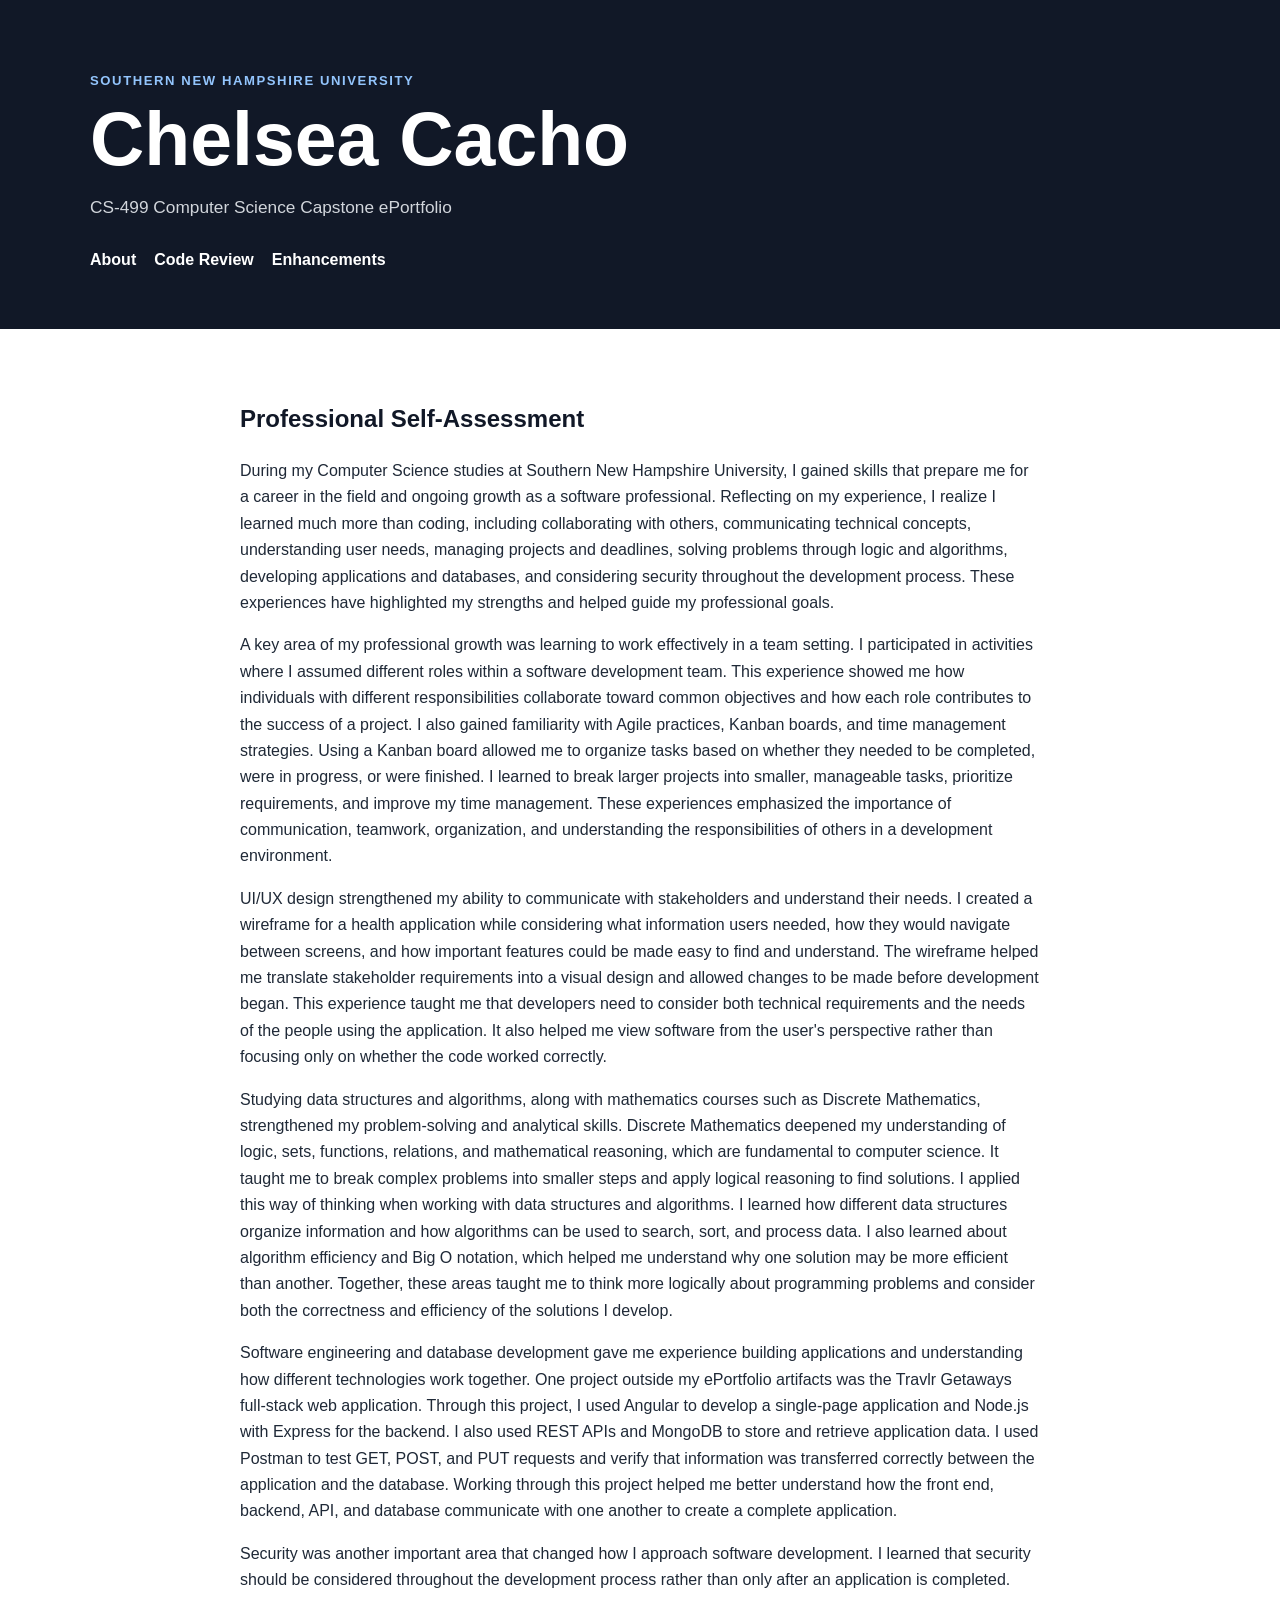
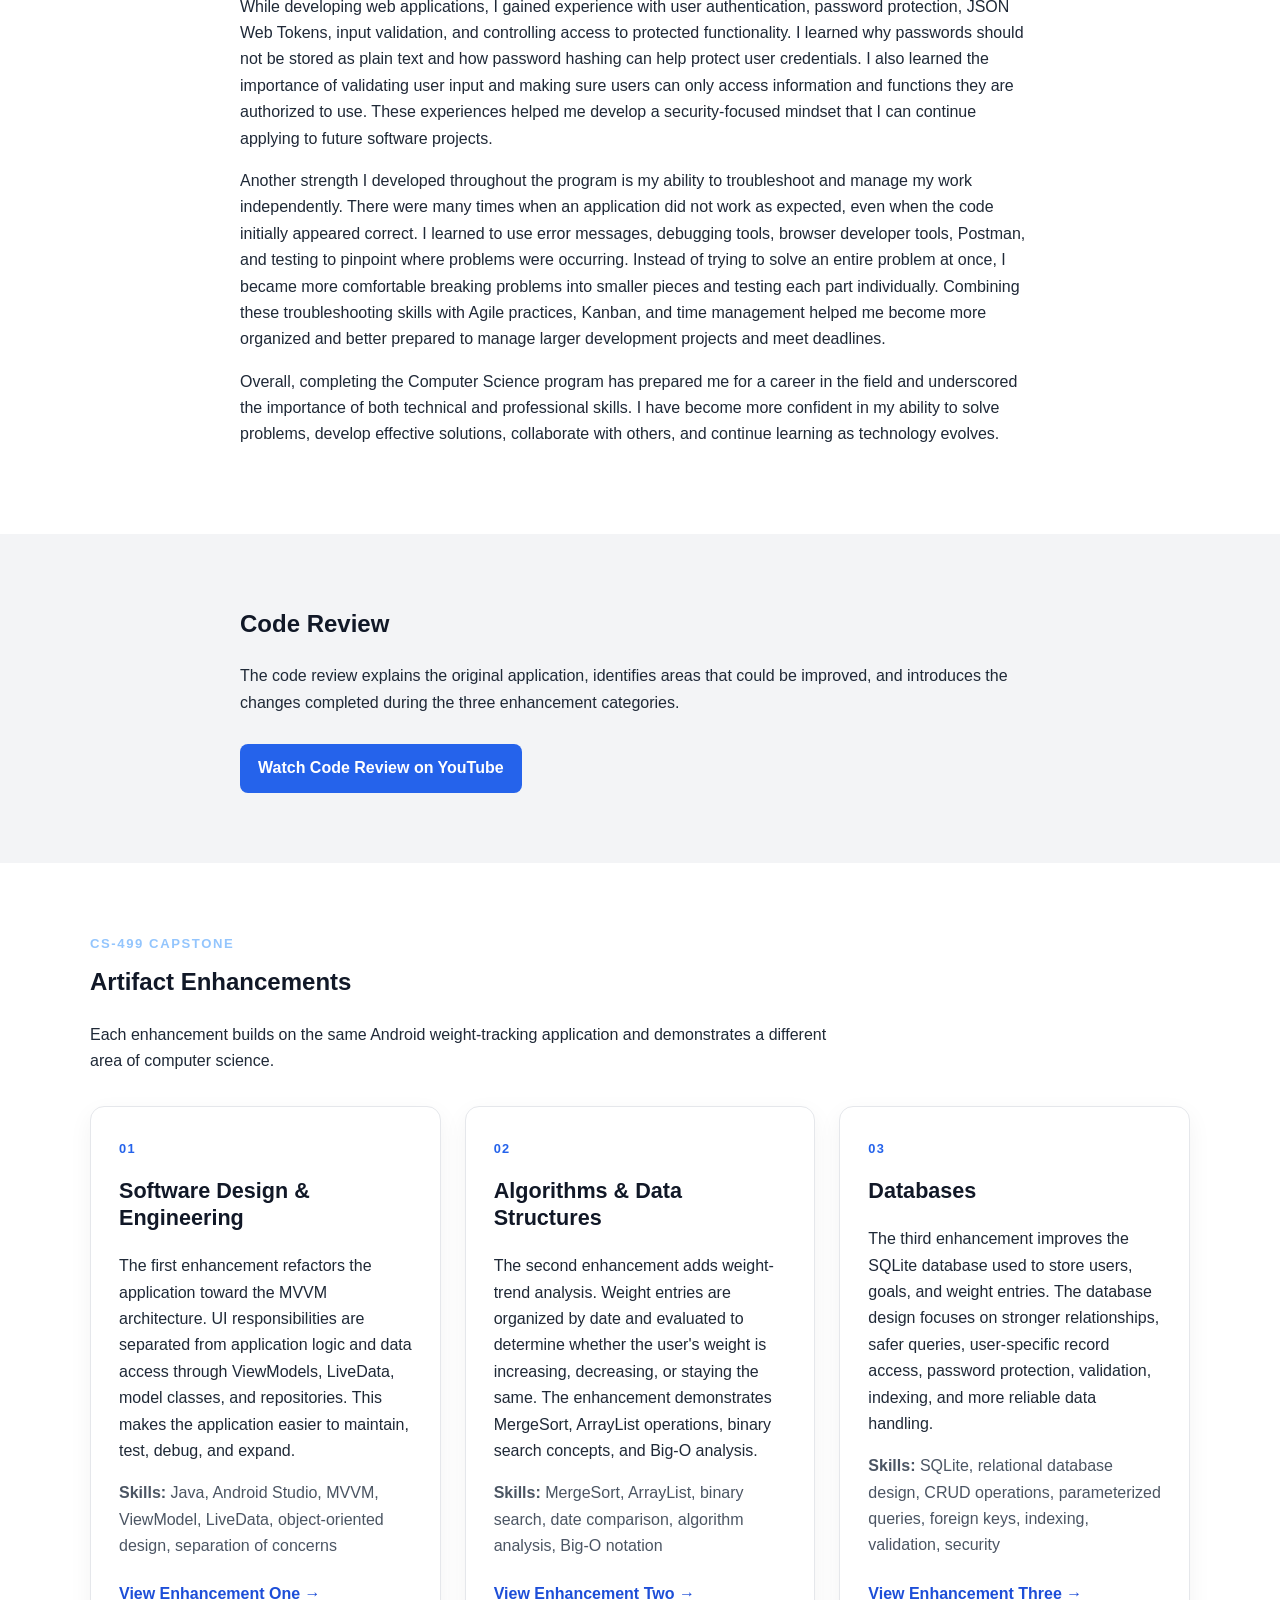
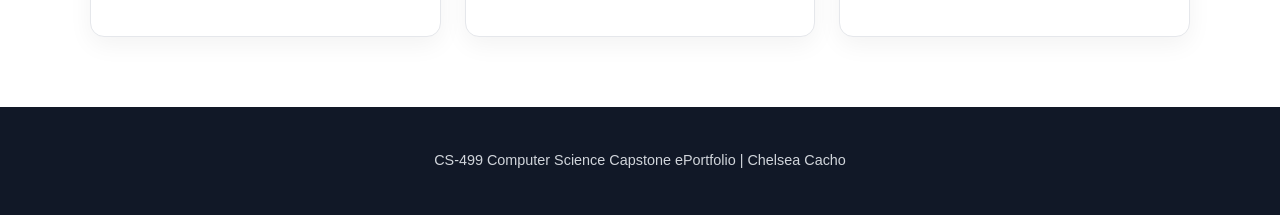
<file: index.html>
<!DOCTYPE html>
<html lang="en">
<head>
  <meta charset="UTF-8">
  <meta name="viewport" content="width=device-width, initial-scale=1.0">
  <title>Chelsea Cacho | CS-499 ePortfolio</title>
  <link rel="stylesheet" href="styles.css">
</head>

<body>

  <header class="site-header">
    <div class="container">
      <p class="eyebrow">Southern New Hampshire University</p>
      <h1>Chelsea Cacho</h1>
      <p class="subtitle">CS-499 Computer Science Capstone ePortfolio</p>

      <nav>
        <a href="#about">About</a>
        <a href="#code-review">Code Review</a>
        <a href="#enhancements">Enhancements</a>
      </nav>
    </div>
  </header>

  <main>

    <!-- Professional Self-Assessment -->
    <section id="about" class="section">
      <div class="container narrow">

        <h2>Professional Self-Assessment</h2>

        <p>
          During my Computer Science studies at Southern New Hampshire University, I gained skills
          that prepare me for a career in the field and ongoing growth as a software professional.
          Reflecting on my experience, I realize I learned much more than coding, including
          collaborating with others, communicating technical concepts, understanding user needs,
          managing projects and deadlines, solving problems through logic and algorithms,
          developing applications and databases, and considering security throughout the
          development process. These experiences have highlighted my strengths and helped guide
          my professional goals.
        </p>

        <p>
          A key area of my professional growth was learning to work effectively in a team setting.
          I participated in activities where I assumed different roles within a software development
          team. This experience showed me how individuals with different responsibilities collaborate
          toward common objectives and how each role contributes to the success of a project. I also
          gained familiarity with Agile practices, Kanban boards, and time management strategies.
          Using a Kanban board allowed me to organize tasks based on whether they needed to be
          completed, were in progress, or were finished. I learned to break larger projects into
          smaller, manageable tasks, prioritize requirements, and improve my time management.
          These experiences emphasized the importance of communication, teamwork, organization,
          and understanding the responsibilities of others in a development environment.
        </p>

        <p>
          UI/UX design strengthened my ability to communicate with stakeholders and understand
          their needs. I created a wireframe for a health application while considering what
          information users needed, how they would navigate between screens, and how important
          features could be made easy to find and understand. The wireframe helped me translate
          stakeholder requirements into a visual design and allowed changes to be made before
          development began. This experience taught me that developers need to consider both
          technical requirements and the needs of the people using the application. It also helped
          me view software from the user's perspective rather than focusing only on whether the
          code worked correctly.
        </p>

        <p>
          Studying data structures and algorithms, along with mathematics courses such as Discrete
          Mathematics, strengthened my problem-solving and analytical skills. Discrete Mathematics
          deepened my understanding of logic, sets, functions, relations, and mathematical reasoning,
          which are fundamental to computer science. It taught me to break complex problems into
          smaller steps and apply logical reasoning to find solutions. I applied this way of thinking
          when working with data structures and algorithms. I learned how different data structures
          organize information and how algorithms can be used to search, sort, and process data.
          I also learned about algorithm efficiency and Big O notation, which helped me understand
          why one solution may be more efficient than another. Together, these areas taught me to
          think more logically about programming problems and consider both the correctness and
          efficiency of the solutions I develop.
        </p>

        <p>
          Software engineering and database development gave me experience building applications
          and understanding how different technologies work together. One project outside my
          ePortfolio artifacts was the Travlr Getaways full-stack web application. Through this
          project, I used Angular to develop a single-page application and Node.js with Express
          for the backend. I also used REST APIs and MongoDB to store and retrieve application
          data. I used Postman to test GET, POST, and PUT requests and verify that information
          was transferred correctly between the application and the database. Working through
          this project helped me better understand how the front end, backend, API, and database
          communicate with one another to create a complete application.
        </p>

        <p>
          Security was another important area that changed how I approach software development.
          I learned that security should be considered throughout the development process rather
          than only after an application is completed. While developing web applications, I gained
          experience with user authentication, password protection, JSON Web Tokens, input
          validation, and controlling access to protected functionality. I learned why passwords
          should not be stored as plain text and how password hashing can help protect user
          credentials. I also learned the importance of validating user input and making sure users
          can only access information and functions they are authorized to use. These experiences
          helped me develop a security-focused mindset that I can continue applying to future
          software projects.
        </p>

        <p>
          Another strength I developed throughout the program is my ability to troubleshoot and
          manage my work independently. There were many times when an application did not work
          as expected, even when the code initially appeared correct. I learned to use error
          messages, debugging tools, browser developer tools, Postman, and testing to pinpoint
          where problems were occurring. Instead of trying to solve an entire problem at once,
          I became more comfortable breaking problems into smaller pieces and testing each part
          individually. Combining these troubleshooting skills with Agile practices, Kanban, and
          time management helped me become more organized and better prepared to manage larger
          development projects and meet deadlines.
        </p>

        <p>
          Overall, completing the Computer Science program has prepared me for a career in the
          field and underscored the importance of both technical and professional skills. I have
          become more confident in my ability to solve problems, develop effective solutions,
          collaborate with others, and continue learning as technology evolves.
        </p>

      </div>
    </section>


    <!-- Code Review -->
    <section id="code-review" class="section alt">
      <div class="container narrow">

        <h2>Code Review</h2>

        <p>
          The code review explains the original application, identifies areas that could be improved,
          and introduces the changes completed during the three enhancement categories.
        </p>

        <a
          class="button"
          href="https://youtu.be/tvvnsO894_s"
          target="_blank"
          rel="noopener noreferrer">
          Watch Code Review on YouTube
        </a>

      </div>
    </section>


    <!-- Artifact Enhancements -->
    <section id="enhancements" class="section">
      <div class="container">

        <div class="section-heading">
          <p class="eyebrow">CS-499 Capstone</p>

          <h2>Artifact Enhancements</h2>

          <p>
            Each enhancement builds on the same Android weight-tracking application and demonstrates
            a different area of computer science.
          </p>
        </div>


        <div class="cards">

          <!-- Enhancement One -->
          <article class="card">

            <span class="number">01</span>

            <h3>Software Design &amp; Engineering</h3>

            <p>
              The first enhancement refactors the application toward the MVVM architecture.
              UI responsibilities are separated from application logic and data access through
              ViewModels, LiveData, model classes, and repositories. This makes the application
              easier to maintain, test, debug, and expand.
            </p>

            <p class="skills">
              <strong>Skills:</strong>
              Java, Android Studio, MVVM, ViewModel, LiveData,
              object-oriented design, separation of concerns
            </p>

            <a class="text-link" href="enhancement-one.html">
              View Enhancement One →
            </a>

          </article>


          <!-- Enhancement Two -->
          <article class="card">

            <span class="number">02</span>

            <h3>Algorithms &amp; Data Structures</h3>

            <p>
              The second enhancement adds weight-trend analysis. Weight entries are organized by
              date and evaluated to determine whether the user's weight is increasing, decreasing,
              or staying the same. The enhancement demonstrates MergeSort, ArrayList operations,
              binary search concepts, and Big-O analysis.
            </p>

            <p class="skills">
              <strong>Skills:</strong>
              MergeSort, ArrayList, binary search, date comparison,
              algorithm analysis, Big-O notation
            </p>

            <a class="text-link" href="enhancement-two.html">
              View Enhancement Two →
            </a>

          </article>


          <!-- Enhancement Three -->
          <article class="card">

            <span class="number">03</span>

            <h3>Databases</h3>

            <p>
              The third enhancement improves the SQLite database used to store users, goals,
              and weight entries. The database design focuses on stronger relationships,
              safer queries, user-specific record access, password protection, validation,
              indexing, and more reliable data handling.
            </p>

            <p class="skills">
              <strong>Skills:</strong>
              SQLite, relational database design, CRUD operations,
              parameterized queries, foreign keys, indexing, validation, security
            </p>

            <a class="text-link" href="enhancement-three.html">
              View Enhancement Three →
            </a>

          </article>

        </div>
      </div>
    </section>

  </main>


  <!-- Footer -->
  <footer>
    <div class="container">
      <p>CS-499 Computer Science Capstone ePortfolio | Chelsea Cacho</p>
    </div>
  </footer>

</body>
</html>
</file>
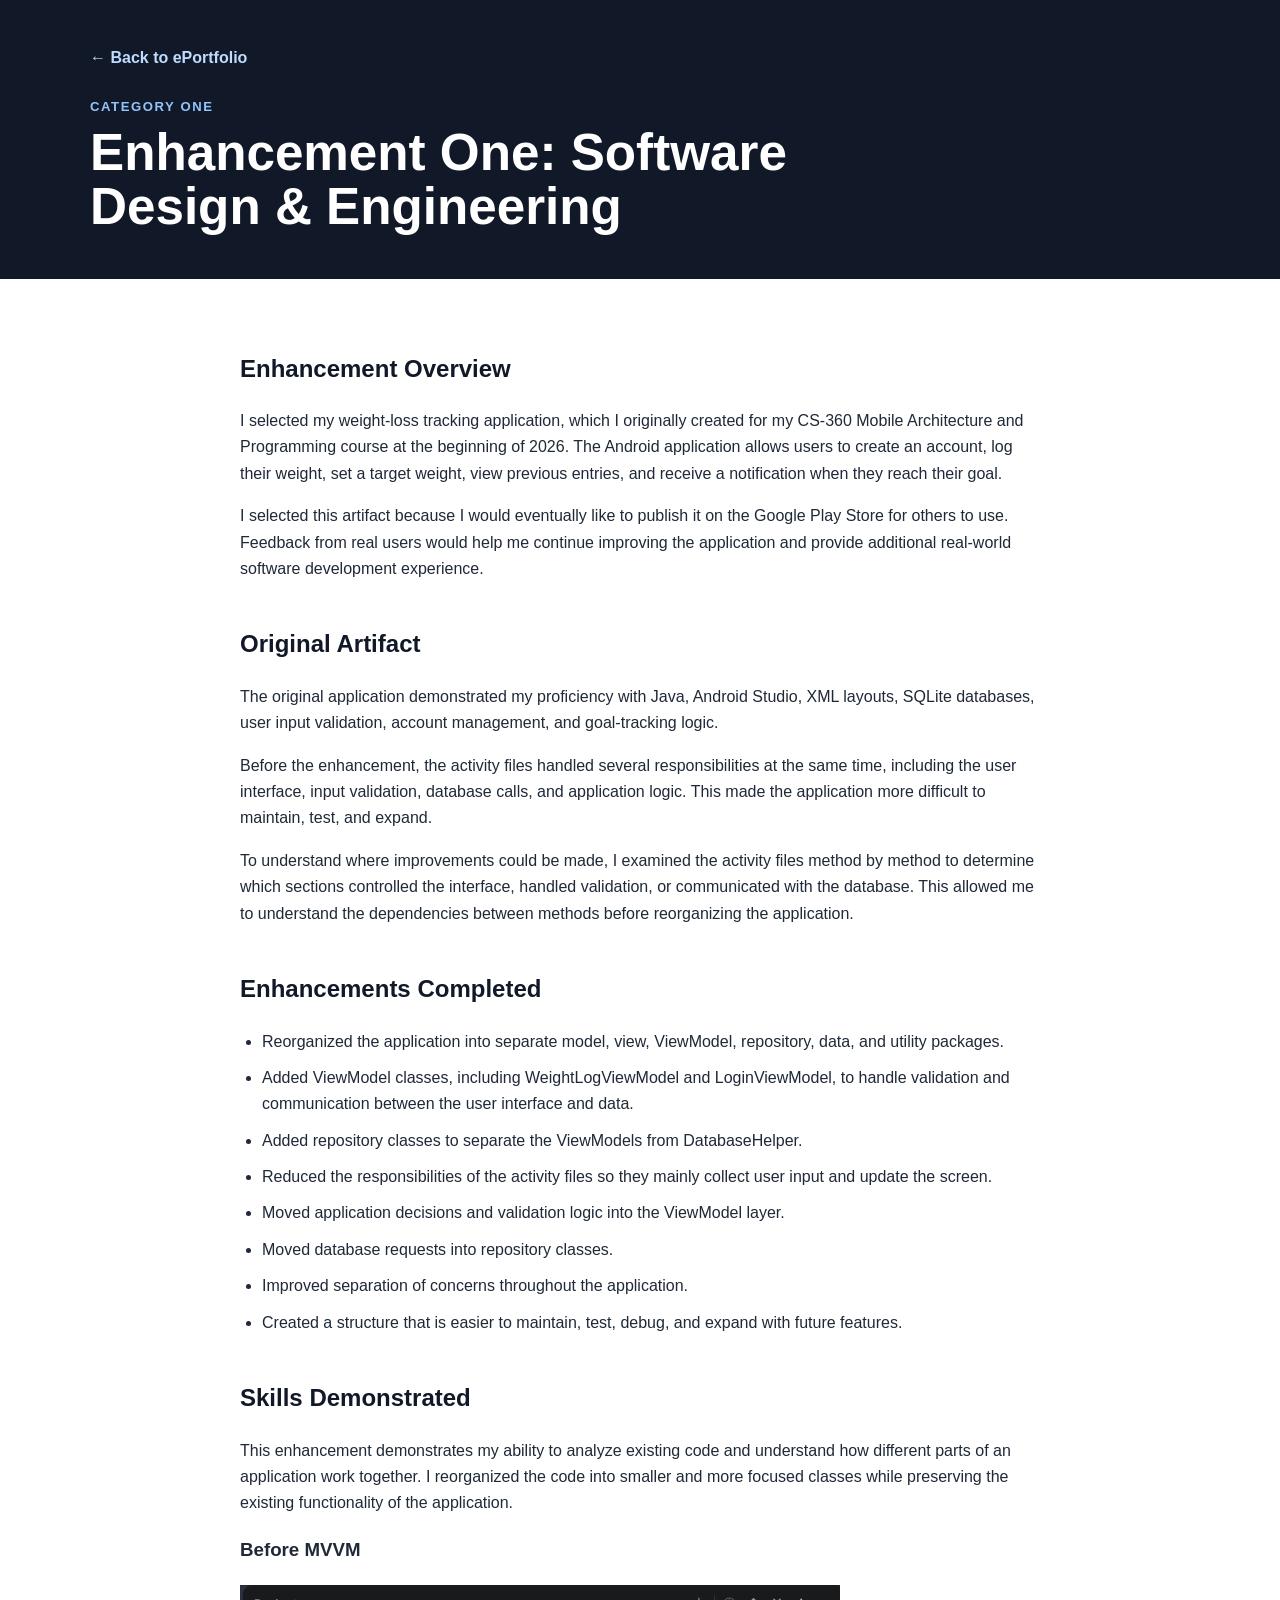
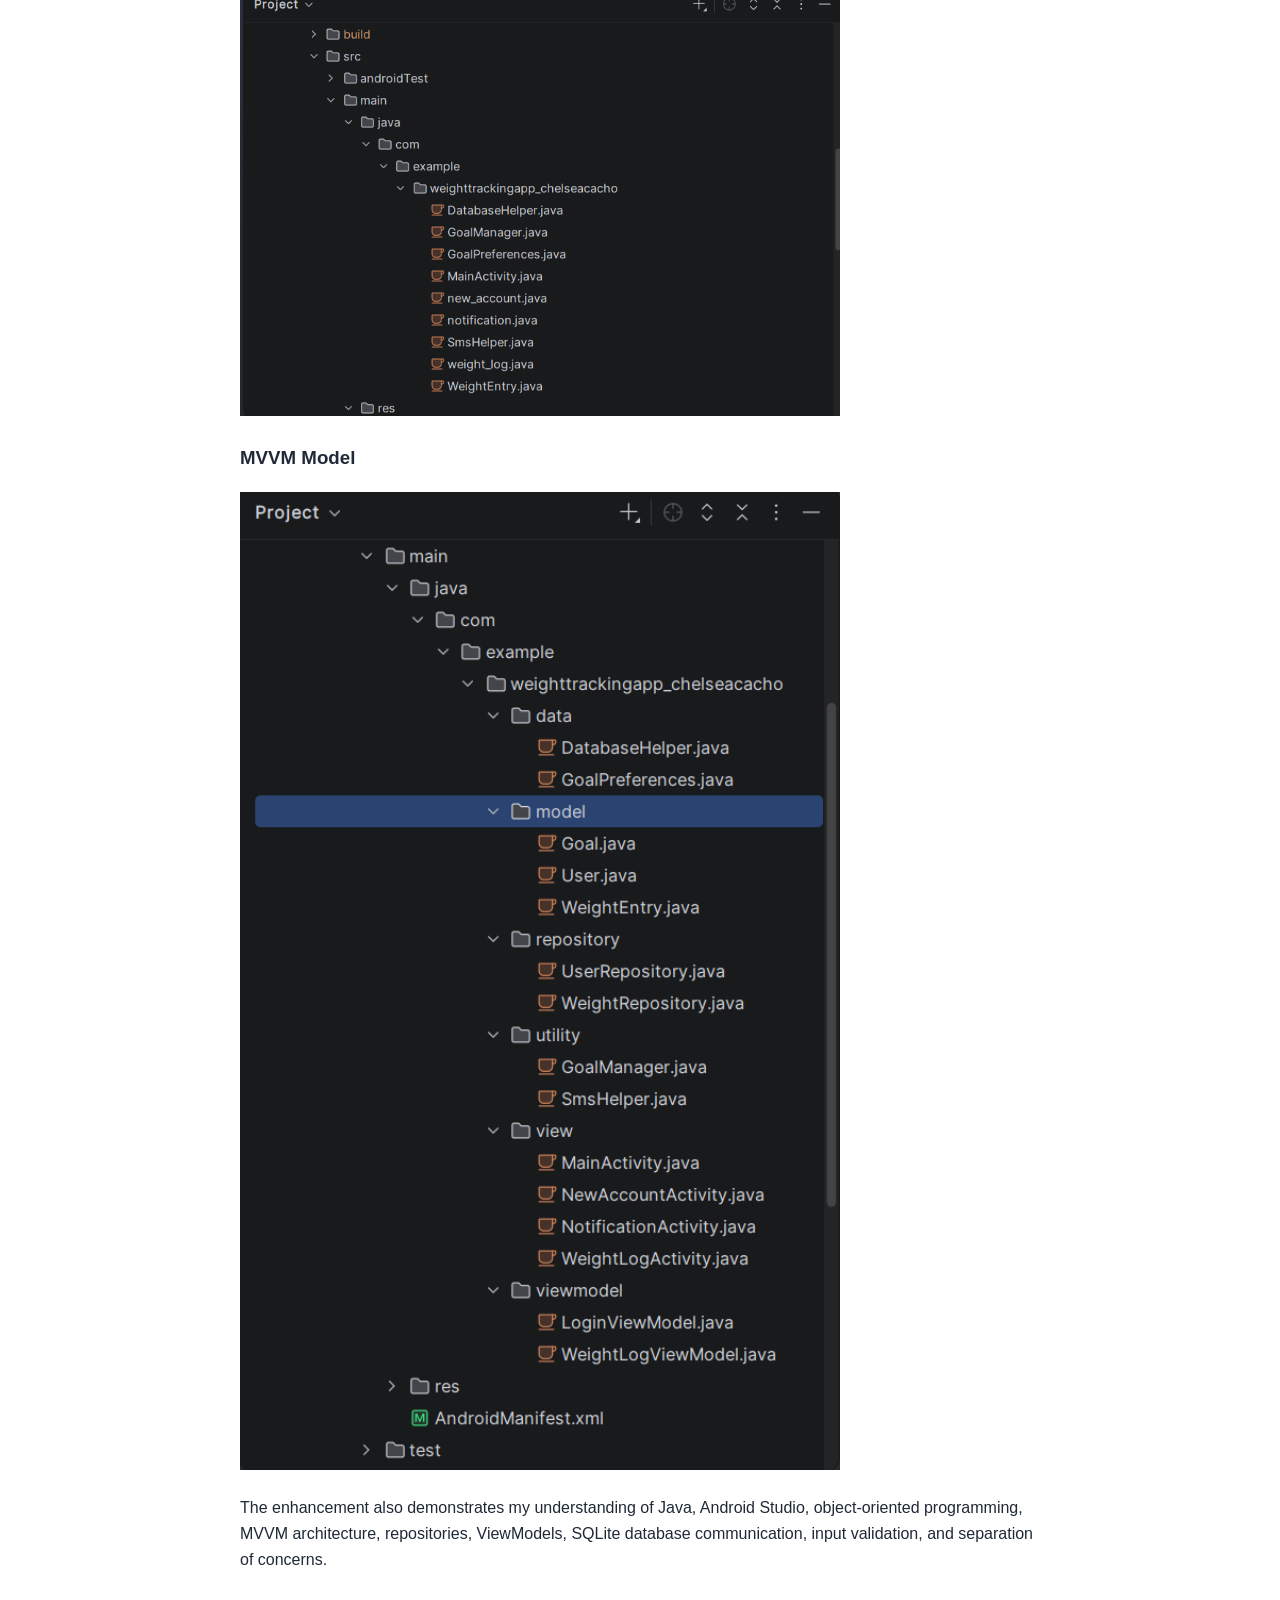
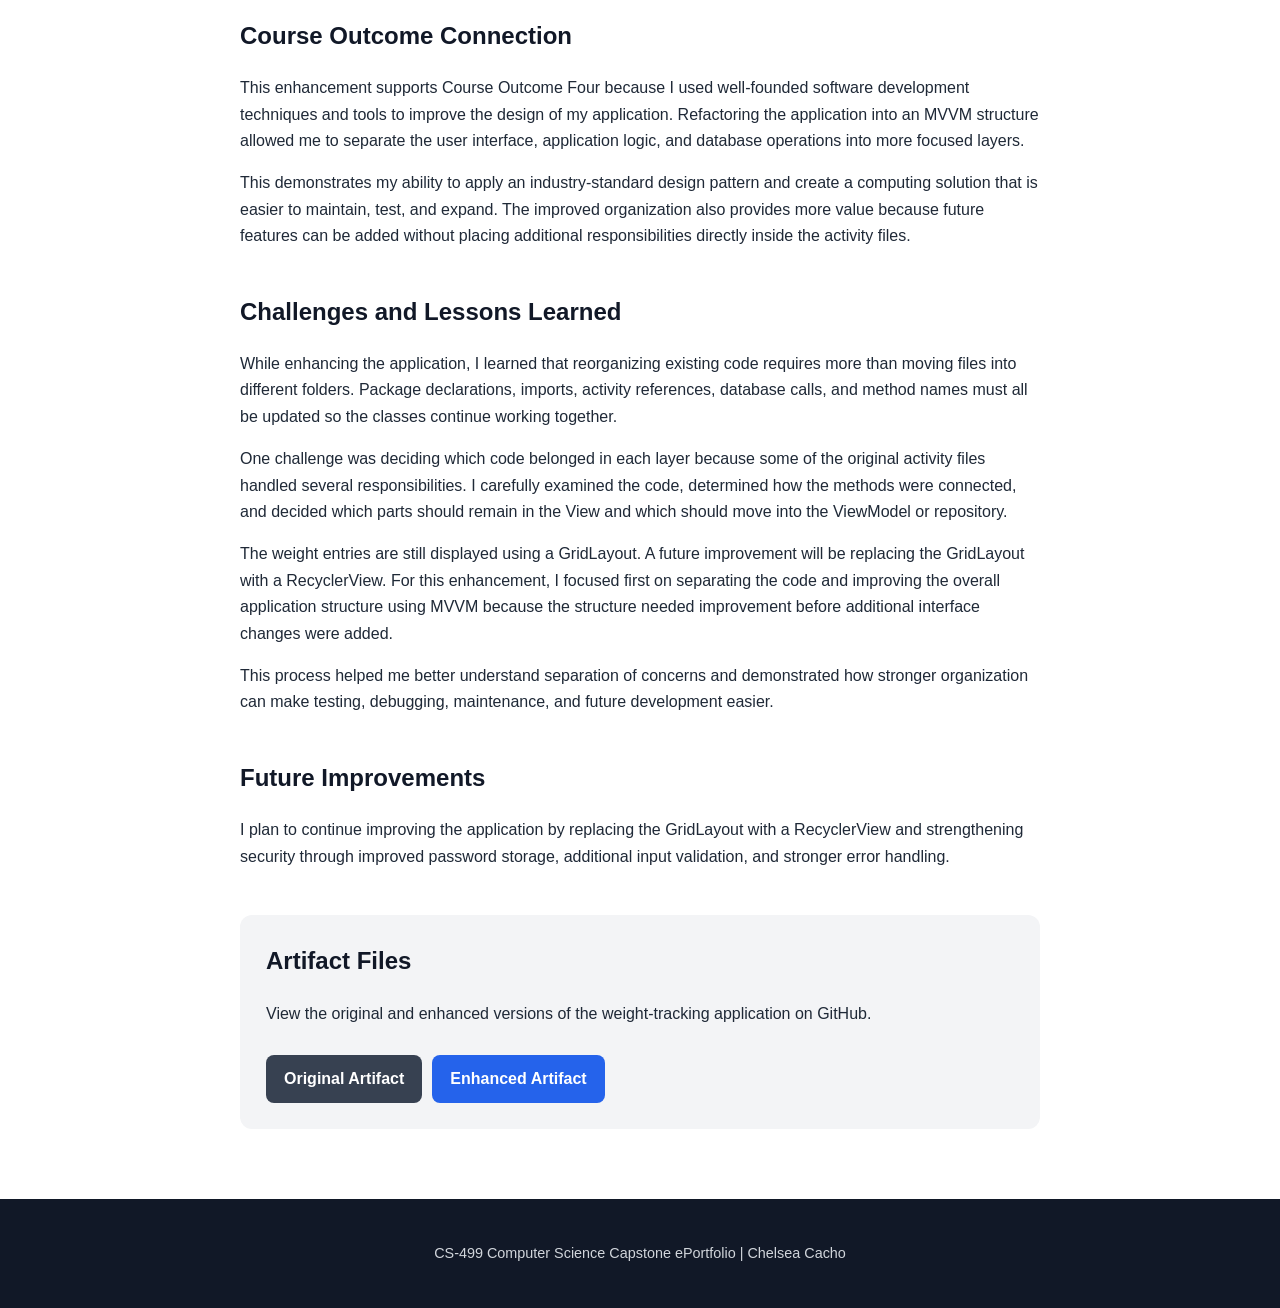
<file: enhancement-one.html>
<!DOCTYPE html>
<html lang="en">
<head>
  <meta charset="UTF-8">
  <meta name="viewport" content="width=device-width, initial-scale=1.0">
  <title>Enhancement One: Software Design & Engineering | Chelsea Cacho</title>
  <link rel="stylesheet" href="styles.css">
</head>

<body>

  <header class="site-header compact">
    <div class="container">
      <a class="back-link" href="index.html">← Back to ePortfolio</a>
      <p class="eyebrow">Category One</p>
      <h1>Enhancement One: Software Design & Engineering</h1>
    </div>
  </header>

  <main>
    <section class="section">
      <div class="container narrow">

        <h2>Enhancement Overview</h2>

        <p>
          I selected my weight-loss tracking application, which I originally created for my
          CS-360 Mobile Architecture and Programming course at the beginning of 2026.
          The Android application allows users to create an account, log their weight,
          set a target weight, view previous entries, and receive a notification when
          they reach their goal.
        </p>

        <p>
          I selected this artifact because I would eventually like to publish it on the
          Google Play Store for others to use. Feedback from real users would help me
          continue improving the application and provide additional real-world software
          development experience.
        </p>

        <h2>Original Artifact</h2>

        <p>
          The original application demonstrated my proficiency with Java, Android Studio,
          XML layouts, SQLite databases, user input validation, account management, and
          goal-tracking logic.
        </p>

        <p>
          Before the enhancement, the activity files handled several responsibilities at
          the same time, including the user interface, input validation, database calls,
          and application logic. This made the application more difficult to maintain,
          test, and expand.
        </p>

        <p>
          To understand where improvements could be made, I examined the activity files
          method by method to determine which sections controlled the interface, handled
          validation, or communicated with the database. This allowed me to understand
          the dependencies between methods before reorganizing the application.
        </p>

        <h2>Enhancements Completed</h2>

        <ul class="enhancement-list">
          <li>
            Reorganized the application into separate model, view, ViewModel,
            repository, data, and utility packages.
          </li>

          <li>
            Added ViewModel classes, including WeightLogViewModel and LoginViewModel,
            to handle validation and communication between the user interface and data.
          </li>

          <li>
            Added repository classes to separate the ViewModels from DatabaseHelper.
          </li>

          <li>
            Reduced the responsibilities of the activity files so they mainly collect
            user input and update the screen.
          </li>

          <li>
            Moved application decisions and validation logic into the ViewModel layer.
          </li>

          <li>
            Moved database requests into repository classes.
          </li>

          <li>
            Improved separation of concerns throughout the application.
          </li>

          <li>
            Created a structure that is easier to maintain, test, debug, and expand
            with future features.
          </li>
        </ul>

        <h2>Skills Demonstrated</h2>

        <p>
          This enhancement demonstrates my ability to analyze existing code and understand
          how different parts of an application work together. I reorganized the code into
          smaller and more focused classes while preserving the existing functionality of
          the application.
        </p>

     <div class="artifact-image">
  <h3>Before MVVM</h3>
  <img
    src="images/tight_coupling.png"
    alt="Weight Tracking App project structure before MVVM refactor"
    style="width: 100%; max-width: 600px; height: auto;"
  >

  <h3>MVVM Model</h3>
  <img
    src="images/mvvm_model.png"
    alt="Weight Tracking App project structure after MVVM refactor"
    style="width: 100%; max-width: 600px; height: auto;"
  >
</div>

        <p>
          The enhancement also demonstrates my understanding of Java, Android Studio,
          object-oriented programming, MVVM architecture, repositories, ViewModels,
          SQLite database communication, input validation, and separation of concerns.
        </p>

        <h2>Course Outcome Connection</h2>

        <p>
          This enhancement supports Course Outcome Four because I used well-founded
          software development techniques and tools to improve the design of my application.
          Refactoring the application into an MVVM structure allowed me to separate the
          user interface, application logic, and database operations into more focused layers.
        </p>

        <p>
          This demonstrates my ability to apply an industry-standard design pattern and
          create a computing solution that is easier to maintain, test, and expand.
          The improved organization also provides more value because future features can
          be added without placing additional responsibilities directly inside the activity files.
        </p>

        <h2>Challenges and Lessons Learned</h2>

        <p>
          While enhancing the application, I learned that reorganizing existing code requires
          more than moving files into different folders. Package declarations, imports,
          activity references, database calls, and method names must all be updated so the
          classes continue working together.
        </p>

        <p>
          One challenge was deciding which code belonged in each layer because some of the
          original activity files handled several responsibilities. I carefully examined the
          code, determined how the methods were connected, and decided which parts should
          remain in the View and which should move into the ViewModel or repository.
        </p>

        <p>
          The weight entries are still displayed using a GridLayout. A future improvement
          will be replacing the GridLayout with a RecyclerView. For this enhancement,
          I focused first on separating the code and improving the overall application
          structure using MVVM because the structure needed improvement before additional
          interface changes were added.
        </p>

        <p>
          This process helped me better understand separation of concerns and demonstrated
          how stronger organization can make testing, debugging, maintenance, and future
          development easier.
        </p>

        <h2>Future Improvements</h2>

        <p>
          I plan to continue improving the application by replacing the GridLayout with a
          RecyclerView and strengthening security through improved password storage,
          additional input validation, and stronger error handling.
        </p>

        <div class="artifact-box">

          <h2>Artifact Files</h2>

          <p>
            View the original and enhanced versions of the weight-tracking application
            on GitHub.
          </p>

          <div class="button-row">

            <a class="button secondary"
               href="https://github.com/ccacho94/ccacho94.github.io/tree/Original-Artifact"
               target="_blank"
               rel="noopener noreferrer">
              Original Artifact
            </a>

            <a class="button"
               href="https://github.com/ccacho94/ccacho94.github.io/tree/enhancement-one"
               target="_blank"
               rel="noopener noreferrer">
              Enhanced Artifact
            </a>

          </div>

        </div>

      </div>
    </section>
  </main>

  <footer>
    <div class="container">
      <p>CS-499 Computer Science Capstone ePortfolio | Chelsea Cacho</p>
    </div>
  </footer>

</body>
</html>
</file>
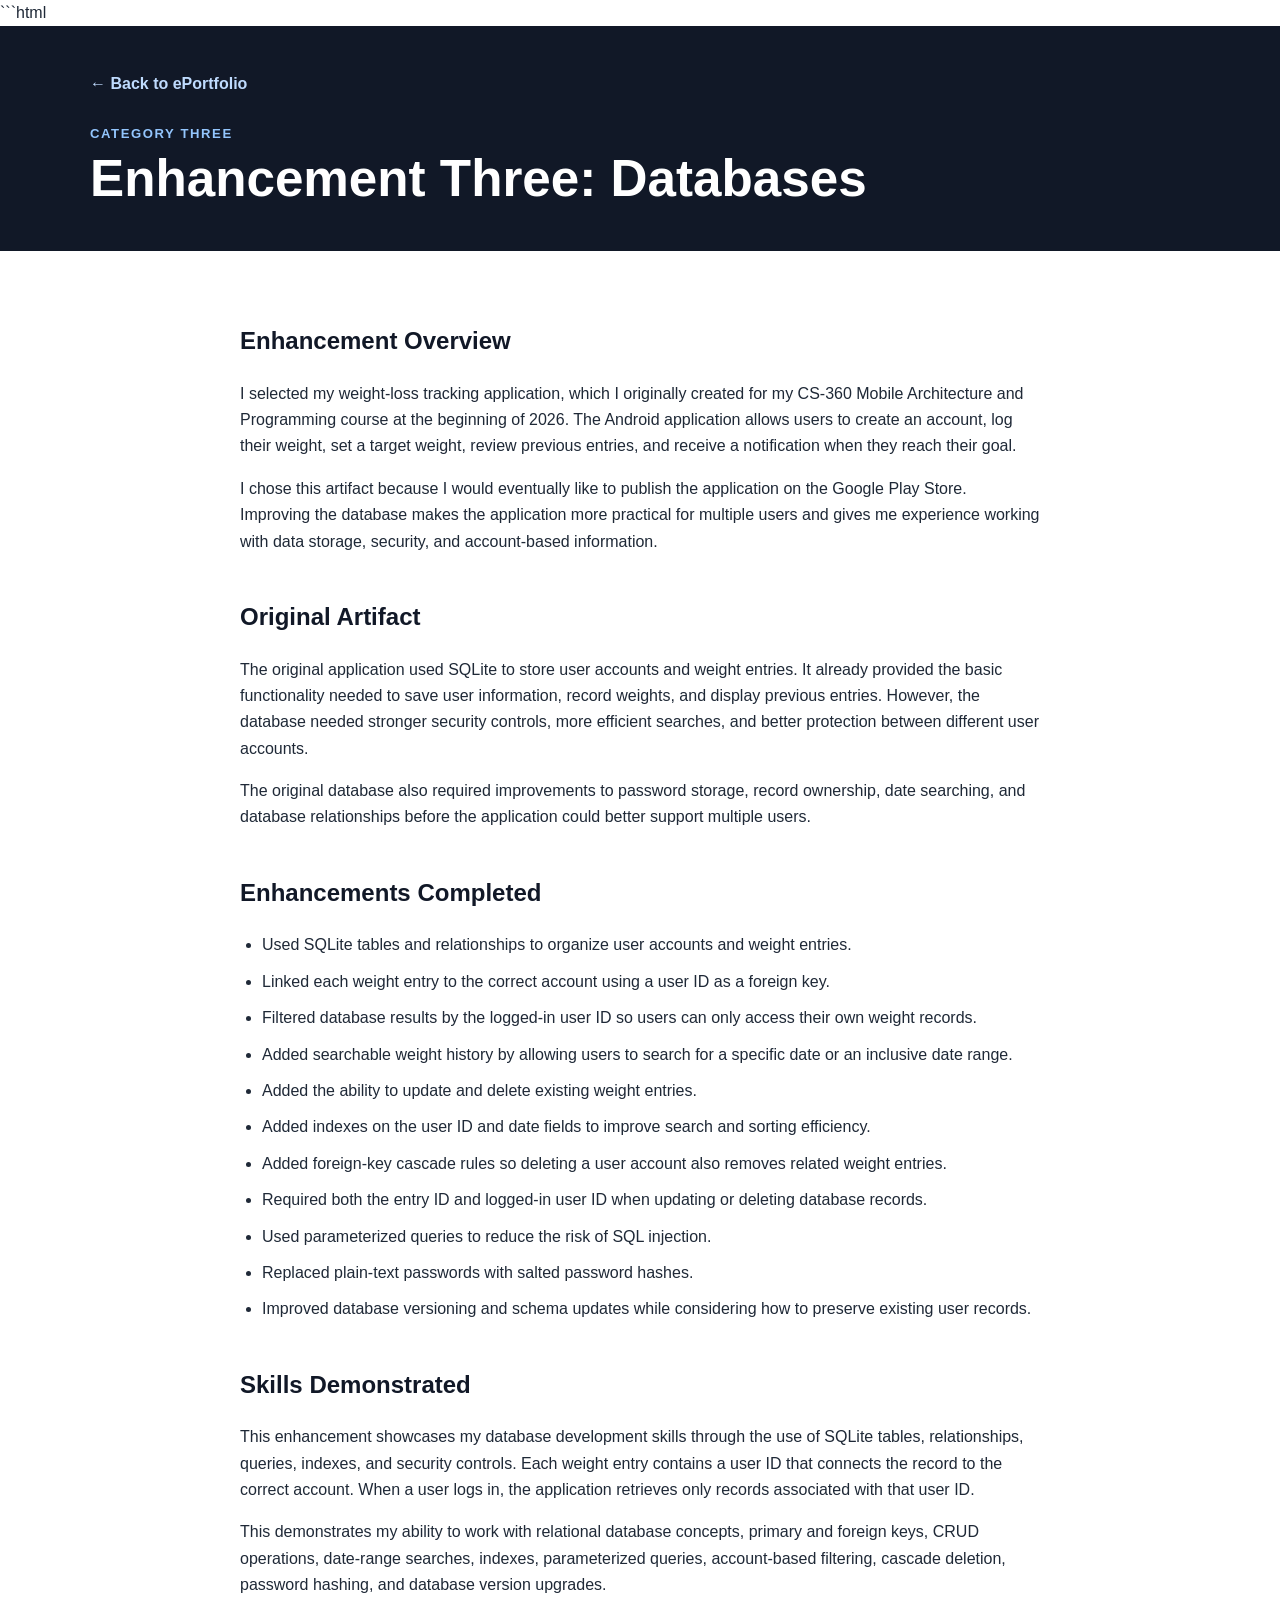
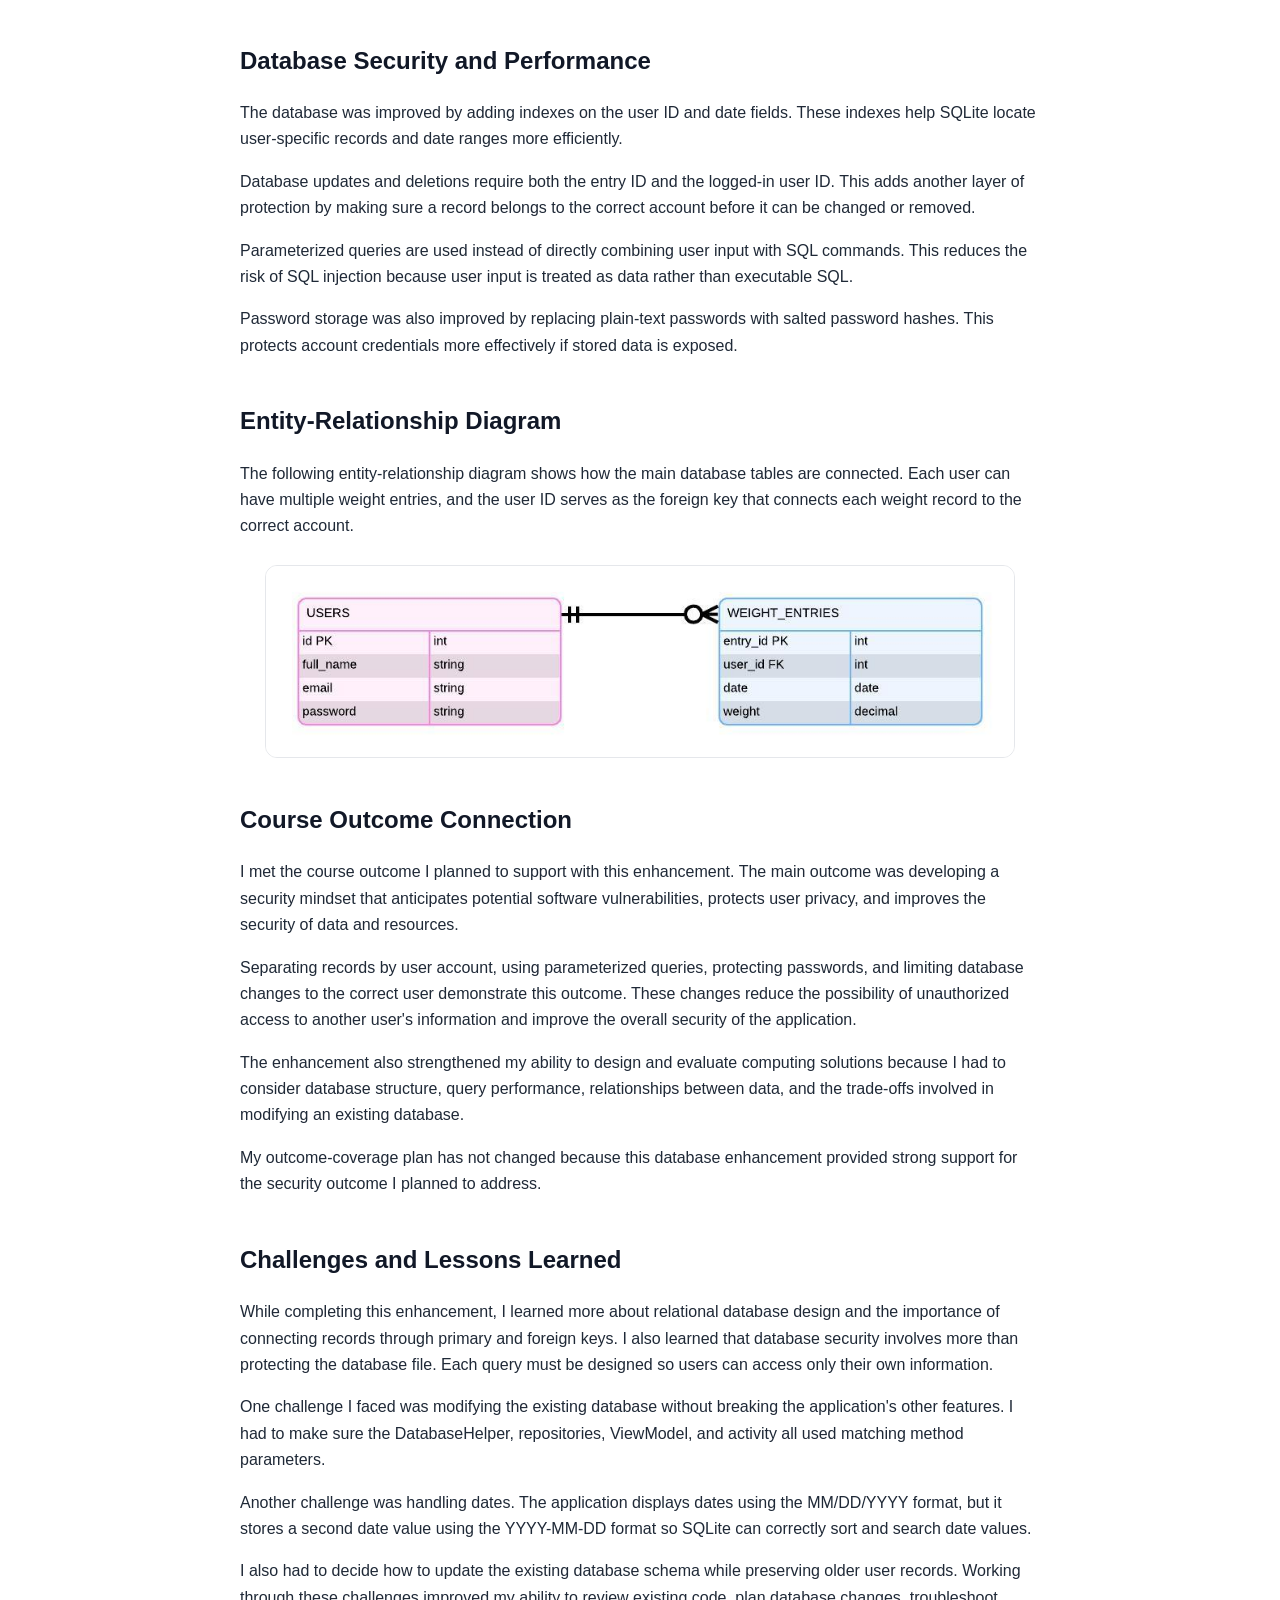
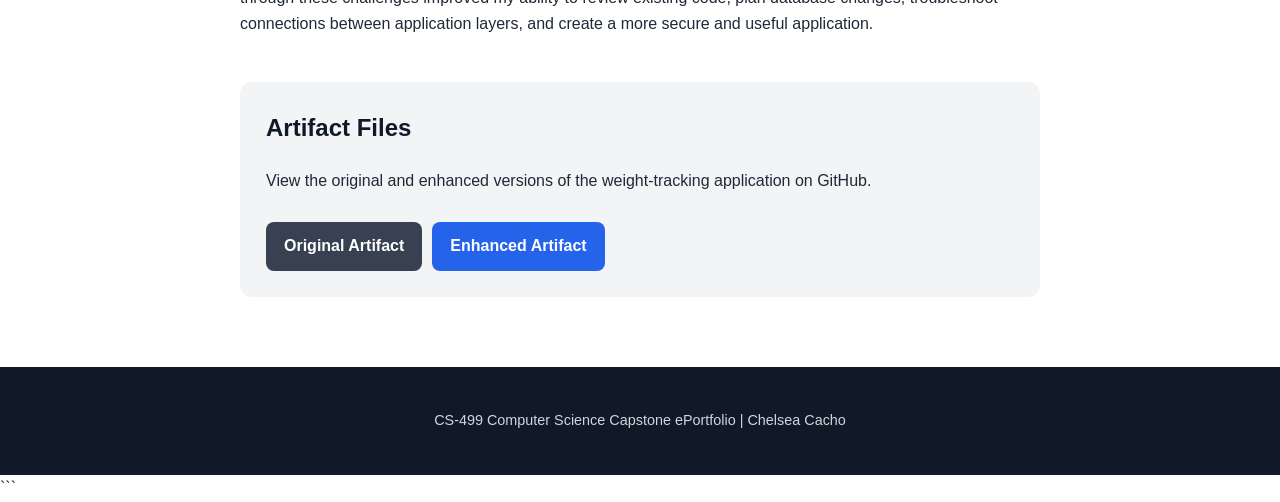
<file: enhancement-three.html>
```html
<!DOCTYPE html>
<html lang="en">
<head>
  <meta charset="UTF-8">
  <meta name="viewport" content="width=device-width, initial-scale=1.0">
  <title>Enhancement Three: Databases | Chelsea Cacho</title>
  <link rel="stylesheet" href="styles.css">
</head>

<body>

  <header class="site-header compact">
    <div class="container">
      <a class="back-link" href="index.html">← Back to ePortfolio</a>
      <p class="eyebrow">Category Three</p>
      <h1>Enhancement Three: Databases</h1>
    </div>
  </header>

  <main>
    <section class="section">
      <div class="container narrow">

        <h2>Enhancement Overview</h2>

        <p>
          I selected my weight-loss tracking application, which I originally created for my
          CS-360 Mobile Architecture and Programming course at the beginning of 2026.
          The Android application allows users to create an account, log their weight,
          set a target weight, review previous entries, and receive a notification when
          they reach their goal.
        </p>

        <p>
          I chose this artifact because I would eventually like to publish the application
          on the Google Play Store. Improving the database makes the application more
          practical for multiple users and gives me experience working with data storage,
          security, and account-based information.
        </p>

        <h2>Original Artifact</h2>

        <p>
          The original application used SQLite to store user accounts and weight entries.
          It already provided the basic functionality needed to save user information,
          record weights, and display previous entries. However, the database needed
          stronger security controls, more efficient searches, and better protection
          between different user accounts.
        </p>

        <p>
          The original database also required improvements to password storage, record
          ownership, date searching, and database relationships before the application
          could better support multiple users.
        </p>

        <h2>Enhancements Completed</h2>

        <ul class="enhancement-list">
          <li>
            Used SQLite tables and relationships to organize user accounts and weight entries.
          </li>

          <li>
            Linked each weight entry to the correct account using a user ID as a foreign key.
          </li>

          <li>
            Filtered database results by the logged-in user ID so users can only access
            their own weight records.
          </li>

          <li>
            Added searchable weight history by allowing users to search for a specific
            date or an inclusive date range.
          </li>

          <li>
            Added the ability to update and delete existing weight entries.
          </li>

          <li>
            Added indexes on the user ID and date fields to improve search and sorting efficiency.
          </li>

          <li>
            Added foreign-key cascade rules so deleting a user account also removes
            related weight entries.
          </li>

          <li>
            Required both the entry ID and logged-in user ID when updating or deleting
            database records.
          </li>

          <li>
            Used parameterized queries to reduce the risk of SQL injection.
          </li>

          <li>
            Replaced plain-text passwords with salted password hashes.
          </li>

          <li>
            Improved database versioning and schema updates while considering how to
            preserve existing user records.
          </li>
        </ul>

        <h2>Skills Demonstrated</h2>

        <p>
          This enhancement showcases my database development skills through the use of
          SQLite tables, relationships, queries, indexes, and security controls. Each
          weight entry contains a user ID that connects the record to the correct account.
          When a user logs in, the application retrieves only records associated with
          that user ID.
        </p>

        <p>
          This demonstrates my ability to work with relational database concepts,
          primary and foreign keys, CRUD operations, date-range searches, indexes,
          parameterized queries, account-based filtering, cascade deletion, password
          hashing, and database version upgrades.
        </p>

        <h2>Database Security and Performance</h2>

        <p>
          The database was improved by adding indexes on the user ID and date fields.
          These indexes help SQLite locate user-specific records and date ranges more
          efficiently.
        </p>

        <p>
          Database updates and deletions require both the entry ID and the logged-in
          user ID. This adds another layer of protection by making sure a record belongs
          to the correct account before it can be changed or removed.
        </p>

        <p>
          Parameterized queries are used instead of directly combining user input with
          SQL commands. This reduces the risk of SQL injection because user input is
          treated as data rather than executable SQL.
        </p>

        <p>
          Password storage was also improved by replacing plain-text passwords with
          salted password hashes. This protects account credentials more effectively
          if stored data is exposed.
        </p>

        <h2>Entity-Relationship Diagram</h2>

<p>
  The following entity-relationship diagram shows how the main database tables
  are connected. Each user can have multiple weight entries, and the user ID
  serves as the foreign key that connects each weight record to the correct account.
</p>

<div class="erd-container">
  <img
    src="images/erd_diagram.jpeg"
    alt="Entity-relationship diagram showing the relationship between the users and weight_entries tables"
    class="erd-image">
</div>

        <h2>Course Outcome Connection</h2>

        <p>
          I met the course outcome I planned to support with this enhancement. The main
          outcome was developing a security mindset that anticipates potential software
          vulnerabilities, protects user privacy, and improves the security of data
          and resources.
        </p>

        <p>
          Separating records by user account, using parameterized queries, protecting
          passwords, and limiting database changes to the correct user demonstrate this
          outcome. These changes reduce the possibility of unauthorized access to another
          user's information and improve the overall security of the application.
        </p>

        <p>
          The enhancement also strengthened my ability to design and evaluate computing
          solutions because I had to consider database structure, query performance,
          relationships between data, and the trade-offs involved in modifying an
          existing database.
        </p>

        <p>
          My outcome-coverage plan has not changed because this database enhancement
          provided strong support for the security outcome I planned to address.
        </p>

        <h2>Challenges and Lessons Learned</h2>

        <p>
          While completing this enhancement, I learned more about relational database
          design and the importance of connecting records through primary and foreign
          keys. I also learned that database security involves more than protecting
          the database file. Each query must be designed so users can access only their
          own information.
        </p>

        <p>
          One challenge I faced was modifying the existing database without breaking
          the application's other features. I had to make sure the DatabaseHelper,
          repositories, ViewModel, and activity all used matching method parameters.
        </p>

        <p>
          Another challenge was handling dates. The application displays dates using
          the MM/DD/YYYY format, but it stores a second date value using the YYYY-MM-DD
          format so SQLite can correctly sort and search date values.
        </p>

        <p>
          I also had to decide how to update the existing database schema while preserving
          older user records. Working through these challenges improved my ability to
          review existing code, plan database changes, troubleshoot connections between
          application layers, and create a more secure and useful application.
        </p>

        <div class="artifact-box">

          <h2>Artifact Files</h2>

          <p>
            View the original and enhanced versions of the weight-tracking application
            on GitHub.
          </p>

          <div class="button-row">

            <a class="button secondary"
               href="https://github.com/ccacho94/ccacho94.github.io/tree/Original-Artifact"
               target="_blank"
               rel="noopener noreferrer">
              Original Artifact
            </a>

            <a class="button"
               href="https://github.com/ccacho94/ccacho94.github.io/tree/enhancement-three"
               target="_blank"
               rel="noopener noreferrer">
              Enhanced Artifact
            </a>

          </div>

        </div>

      </div>
    </section>
  </main>

  <footer>
    <div class="container">
      <p>CS-499 Computer Science Capstone ePortfolio | Chelsea Cacho</p>
    </div>
  </footer>

</body>
</html>
```
</file>
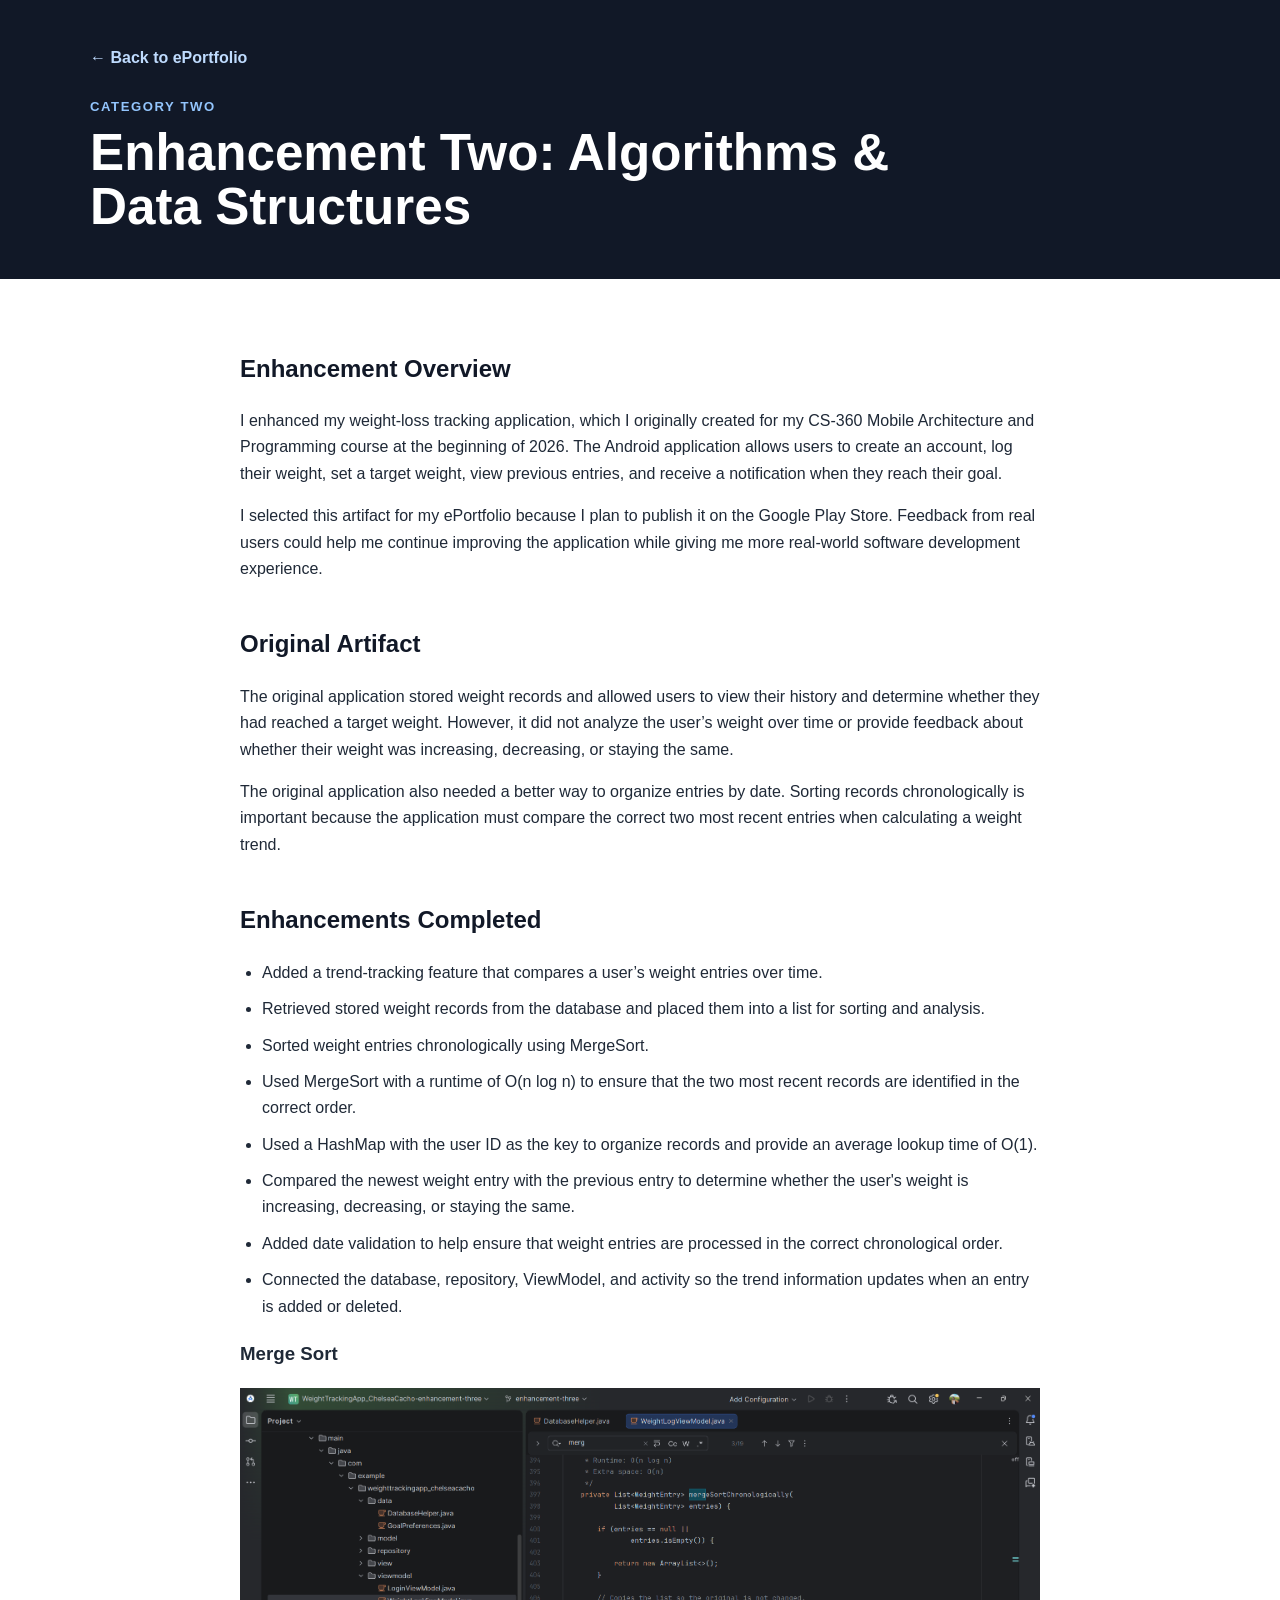
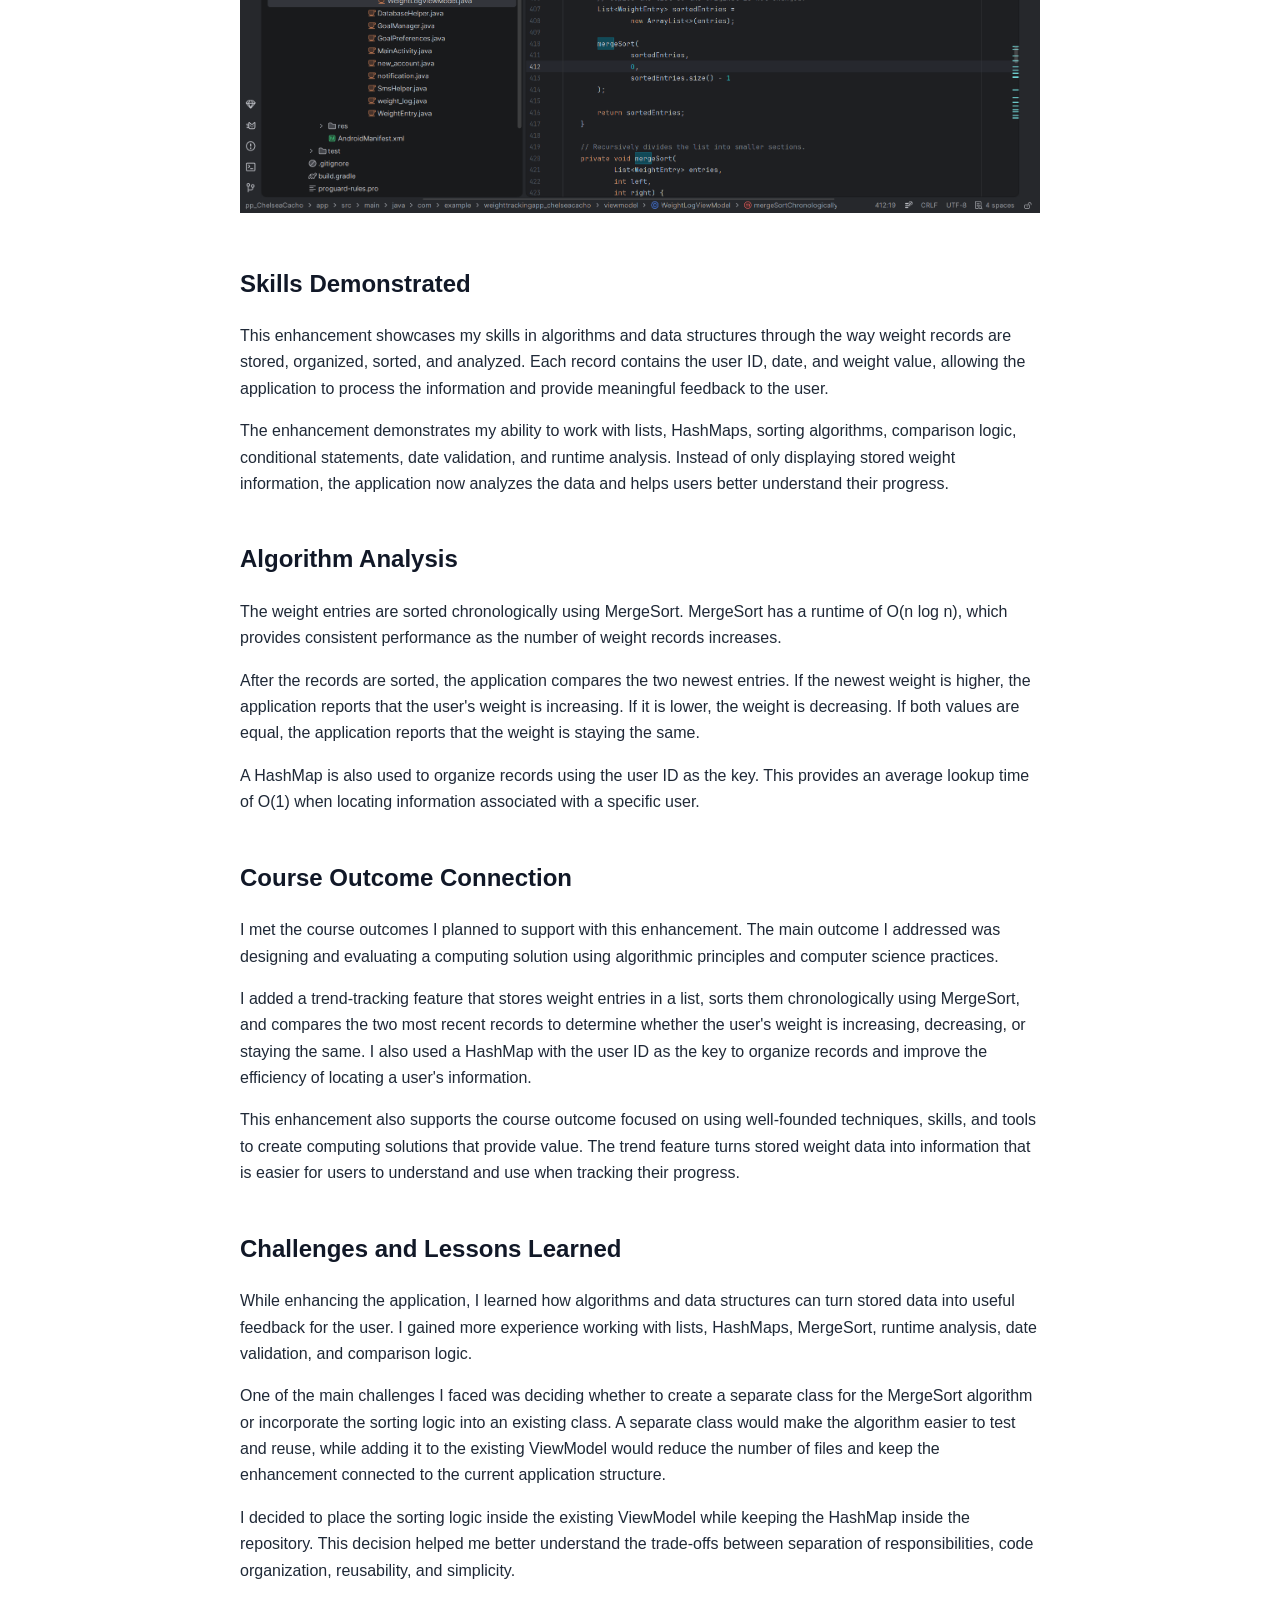
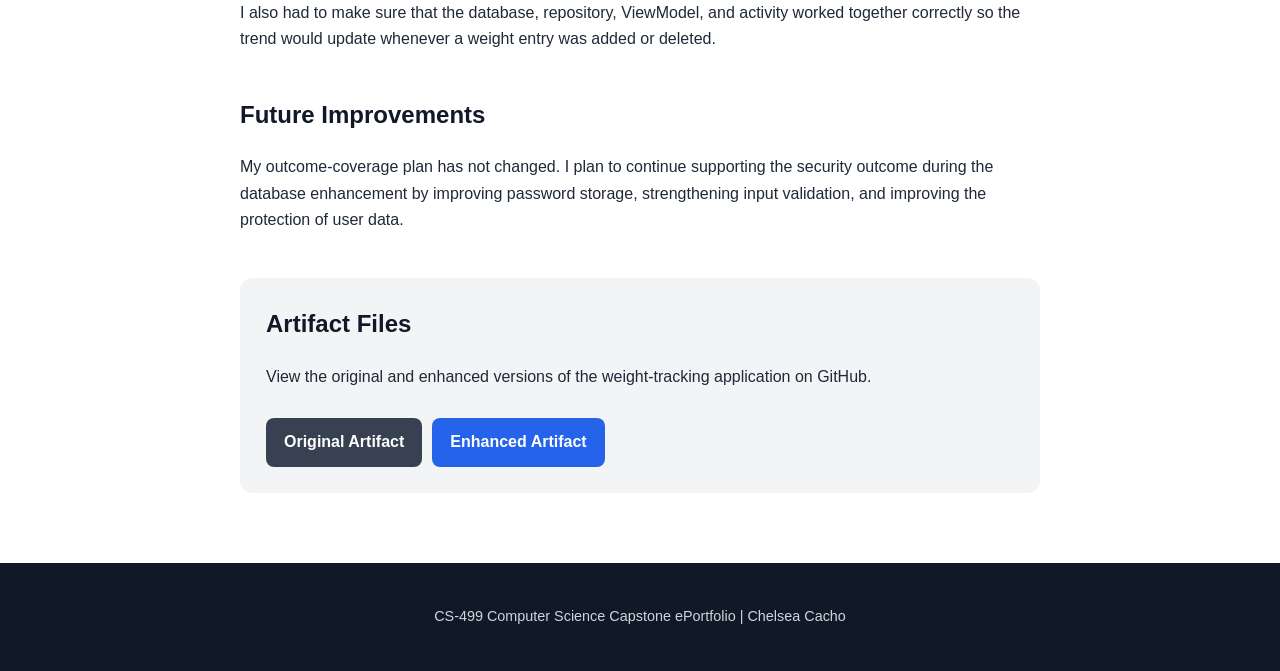
<file: enhancement-two.html>
<!DOCTYPE html>
<html lang="en">
<head>
  <meta charset="UTF-8">
  <meta name="viewport" content="width=device-width, initial-scale=1.0">
  <title>Enhancement Two: Algorithms & Data Structures | Chelsea Cacho</title>
  <link rel="stylesheet" href="styles.css">
</head>

<body>

  <header class="site-header compact">
    <div class="container">
      <a class="back-link" href="index.html">← Back to ePortfolio</a>
      <p class="eyebrow">Category Two</p>
      <h1>Enhancement Two: Algorithms & Data Structures</h1>
    </div>
  </header>

  <main>
    <section class="section">
      <div class="container narrow">

        <h2>Enhancement Overview</h2>

        <p>
          I enhanced my weight-loss tracking application, which I originally created for my
          CS-360 Mobile Architecture and Programming course at the beginning of 2026.
          The Android application allows users to create an account, log their weight,
          set a target weight, view previous entries, and receive a notification when
          they reach their goal.
        </p>

        <p>
          I selected this artifact for my ePortfolio because I plan to publish it on the
          Google Play Store. Feedback from real users could help me continue improving
          the application while giving me more real-world software development experience.
        </p>

        <h2>Original Artifact</h2>

        <p>
          The original application stored weight records and allowed users to view their
          history and determine whether they had reached a target weight. However, it did
          not analyze the user’s weight over time or provide feedback about whether their
          weight was increasing, decreasing, or staying the same.
        </p>

        <p>
          The original application also needed a better way to organize entries by date.
          Sorting records chronologically is important because the application must compare
          the correct two most recent entries when calculating a weight trend.
        </p>

        <h2>Enhancements Completed</h2>

        <ul class="enhancement-list">
          <li>
            Added a trend-tracking feature that compares a user’s weight entries over time.
          </li>

          <li>
            Retrieved stored weight records from the database and placed them into a list
            for sorting and analysis.
          </li>

          <li>
            Sorted weight entries chronologically using MergeSort.
          </li>

          <li>
            Used MergeSort with a runtime of O(n log n) to ensure that the two most recent
            records are identified in the correct order.
          </li>

          <li>
            Used a HashMap with the user ID as the key to organize records and provide
            an average lookup time of O(1).
          </li>

          <li>
            Compared the newest weight entry with the previous entry to determine whether
            the user's weight is increasing, decreasing, or staying the same.
          </li>

          <li>
            Added date validation to help ensure that weight entries are processed in the
            correct chronological order.
          </li>

          <li>
            Connected the database, repository, ViewModel, and activity so the trend
            information updates when an entry is added or deleted.
          </li>
        </ul>

 <div class="artifact-image">
  <h3>Merge Sort</h3>
  <img
    src="images/mergesort.png"
    alt="Merge Sort implementation in WeightLogViewModel"
    style="width: 100%; max-width: 800px; height: auto;"
  >
</div>

        <h2>Skills Demonstrated</h2>

        <p>
          This enhancement showcases my skills in algorithms and data structures through
          the way weight records are stored, organized, sorted, and analyzed. Each record
          contains the user ID, date, and weight value, allowing the application to process
          the information and provide meaningful feedback to the user.
        </p>

        <p>
          The enhancement demonstrates my ability to work with lists, HashMaps, sorting
          algorithms, comparison logic, conditional statements, date validation, and
          runtime analysis. Instead of only displaying stored weight information, the
          application now analyzes the data and helps users better understand their progress.
        </p>

        <h2>Algorithm Analysis</h2>

        <p>
          The weight entries are sorted chronologically using MergeSort. MergeSort has a
          runtime of O(n log n), which provides consistent performance as the number of
          weight records increases.
        </p>

        <p>
          After the records are sorted, the application compares the two newest entries.
          If the newest weight is higher, the application reports that the user's weight
          is increasing. If it is lower, the weight is decreasing. If both values are
          equal, the application reports that the weight is staying the same.
        </p>

        <p>
          A HashMap is also used to organize records using the user ID as the key. This
          provides an average lookup time of O(1) when locating information associated
          with a specific user.
        </p>

        <h2>Course Outcome Connection</h2>

        <p>
          I met the course outcomes I planned to support with this enhancement. The main
          outcome I addressed was designing and evaluating a computing solution using
          algorithmic principles and computer science practices.
        </p>

        <p>
          I added a trend-tracking feature that stores weight entries in a list, sorts
          them chronologically using MergeSort, and compares the two most recent records
          to determine whether the user's weight is increasing, decreasing, or staying
          the same. I also used a HashMap with the user ID as the key to organize records
          and improve the efficiency of locating a user's information.
        </p>

        <p>
          This enhancement also supports the course outcome focused on using well-founded
          techniques, skills, and tools to create computing solutions that provide value.
          The trend feature turns stored weight data into information that is easier for
          users to understand and use when tracking their progress.
        </p>

        <h2>Challenges and Lessons Learned</h2>

        <p>
          While enhancing the application, I learned how algorithms and data structures
          can turn stored data into useful feedback for the user. I gained more experience
          working with lists, HashMaps, MergeSort, runtime analysis, date validation, and
          comparison logic.
        </p>

        <p>
          One of the main challenges I faced was deciding whether to create a separate
          class for the MergeSort algorithm or incorporate the sorting logic into an
          existing class. A separate class would make the algorithm easier to test and
          reuse, while adding it to the existing ViewModel would reduce the number of
          files and keep the enhancement connected to the current application structure.
        </p>

        <p>
          I decided to place the sorting logic inside the existing ViewModel while keeping
          the HashMap inside the repository. This decision helped me better understand the
          trade-offs between separation of responsibilities, code organization, reusability,
          and simplicity.
        </p>

        <p>
          I also had to make sure that the database, repository, ViewModel, and activity
          worked together correctly so the trend would update whenever a weight entry was
          added or deleted.
        </p>

        <h2>Future Improvements</h2>

        <p>
          My outcome-coverage plan has not changed. I plan to continue supporting the
          security outcome during the database enhancement by improving password storage,
          strengthening input validation, and improving the protection of user data.
        </p>

        <div class="artifact-box">
          <h2>Artifact Files</h2>

          <p>
            View the original and enhanced versions of the weight-tracking application
            on GitHub.
          </p>

          <div class="button-row">

            <a class="button secondary"
               href="https://github.com/ccacho94/ccacho94.github.io/tree/Original-Artifact"
               target="_blank"
               rel="noopener noreferrer">
              Original Artifact
            </a>

            <a class="button"
               href="https://github.com/ccacho94/ccacho94.github.io/tree/enhancement-two"
               target="_blank"
               rel="noopener noreferrer">
              Enhanced Artifact
            </a>

          </div>
        </div>

      </div>
    </section>
  </main>

  <footer>
    <div class="container">
      <p>CS-499 Computer Science Capstone ePortfolio | Chelsea Cacho</p>
    </div>
  </footer>

</body>
</html>
</file>
<file: styles.css>
* { 
  box-sizing: border-box; 
} 
 
html { 
  scroll-behavior: smooth; 
} 
 
body { 
  margin: 0; 
  font-family: Arial, Helvetica, sans-serif; 
  line-height: 1.65; 
  color: #1f2937; 
  background: #ffffff; 
  overflow-wrap: anywhere; 
  word-wrap: break-word; 
} 
 
.container { 
  width: min(1100px, 92%); 
  margin: 0 auto; 
} 
 
.narrow { 
  width: min(800px, 92%); 
} 
 
.site-header { 
  background: #111827; 
  color: white; 
  padding: 70px 0 55px; 
} 
 
.site-header.compact { 
  padding: 45px 0; 
} 
 
.eyebrow { 
  margin: 0 0 8px; 
  font-size: 0.82rem; 
  font-weight: 700; 
  letter-spacing: 0.12em; 
  text-transform: uppercase; 
  color: #93c5fd; 
} 
 
.site-header h1 { 
  margin: 0; 
  font-size: clamp(2.3rem, 7vw, 4.7rem); 
  line-height: 1.05; 
} 
 
.site-header.compact h1 { 
  font-size: clamp(2rem, 5vw, 3.2rem); 
  max-width: 850px; 
} 
 
.subtitle { 
  margin: 14px 0 26px; 
  color: #d1d5db; 
  font-size: 1.08rem; 
} 
 
nav { 
  display: flex; 
  flex-wrap: wrap; 
  gap: 18px; 
} 
 
nav a, 
.back-link { 
  color: white; 
  text-decoration: none; 
  font-weight: 700; 
} 
 
nav a:hover, 
.back-link:hover { 
  text-decoration: underline; 
} 
 
.back-link { 
  display: inline-block; 
  margin-bottom: 25px; 
  color: #bfdbfe; 
} 
 
.section { 
  padding: 70px 0; 
} 
 
.section.alt { 
  background: #f3f4f6; 
} 
 
.section h2 { 
  margin-top: 0; 
  color: #111827; 
} 
 
.narrow h2:not(:first-child) { 
  margin-top: 42px; 
} 
 
.section-heading { 
  max-width: 760px; 
  margin-bottom: 32px; 
} 
 
.cards { 
  display: grid; 
  grid-template-columns: repeat(3, minmax(0, 1fr)); 
  gap: 24px; 
} 
 
.card { 
  min-width: 0; 
  padding: 28px; 
  border: 1px solid #e5e7eb; 
  border-radius: 14px; 
  background: white; 
  box-shadow: 0 8px 24px rgba(0, 0, 0, 0.05); 
  overflow-wrap: anywhere; 
} 
 
.number { 
  display: inline-block; 
  margin-bottom: 18px; 
  color: #2563eb; 
  font-size: 0.8rem; 
  font-weight: 800; 
  letter-spacing: 0.1em; 
} 
 
.card h3 { 
  margin-top: 0; 
  color: #111827; 
  font-size: 1.35rem; 
  line-height: 1.25; 
} 
 
.skills { 
  color: #4b5563; 
} 
 
.button, 
.text-link { 
  display: inline-block; 
  max-width: 100%; 
  overflow-wrap: anywhere; 
} 
 
.button { 
  margin-top: 12px; 
  padding: 11px 18px; 
  border-radius: 8px; 
  background: #2563eb; 
  color: white; 
  font-weight: 700; 
  text-decoration: none; 
} 
 
.button:hover { 
  background: #1d4ed8; 
} 
 
.button.secondary { 
  background: #374151; 
} 
 
.text-link { 
  margin-top: 6px; 
  color: #1d4ed8; 
  font-weight: 700; 
  text-decoration: none; 
} 
 
.text-link:hover { 
  text-decoration: underline; 
} 
 
.enhancement-list { 
  padding-left: 22px; 
} 
 
.enhancement-list li { 
  margin-bottom: 10px; 
} 
 
.artifact-box { 
  margin-top: 45px; 
  padding: 26px; 
  border-radius: 12px; 
  background: #f3f4f6; 
} 
 
.erd-container {
  margin: 25px 0 40px;
  text-align: center;
}

.erd-image {
  display: block;
  width: 100%;
  max-width: 750px;
  height: auto;
  margin: 0 auto;
  border: 1px solid #e5e7eb;
  border-radius: 12px;
}

.button-row { 
  display: flex; 
  flex-wrap: wrap; 
  gap: 10px; 
} 
 
footer { 
  padding: 28px 0; 
  background: #111827; 
  color: #d1d5db; 
  text-align: center; 
  font-size: 0.9rem; 
} 
 
@media (max-width: 820px) { 
  .cards { 
    grid-template-columns: 1fr; 
  } 
 
  .site-header { 
    padding-top: 50px; 
  } 
 
  .section { 
    padding: 50px 0; 
  } 
}
</file>
